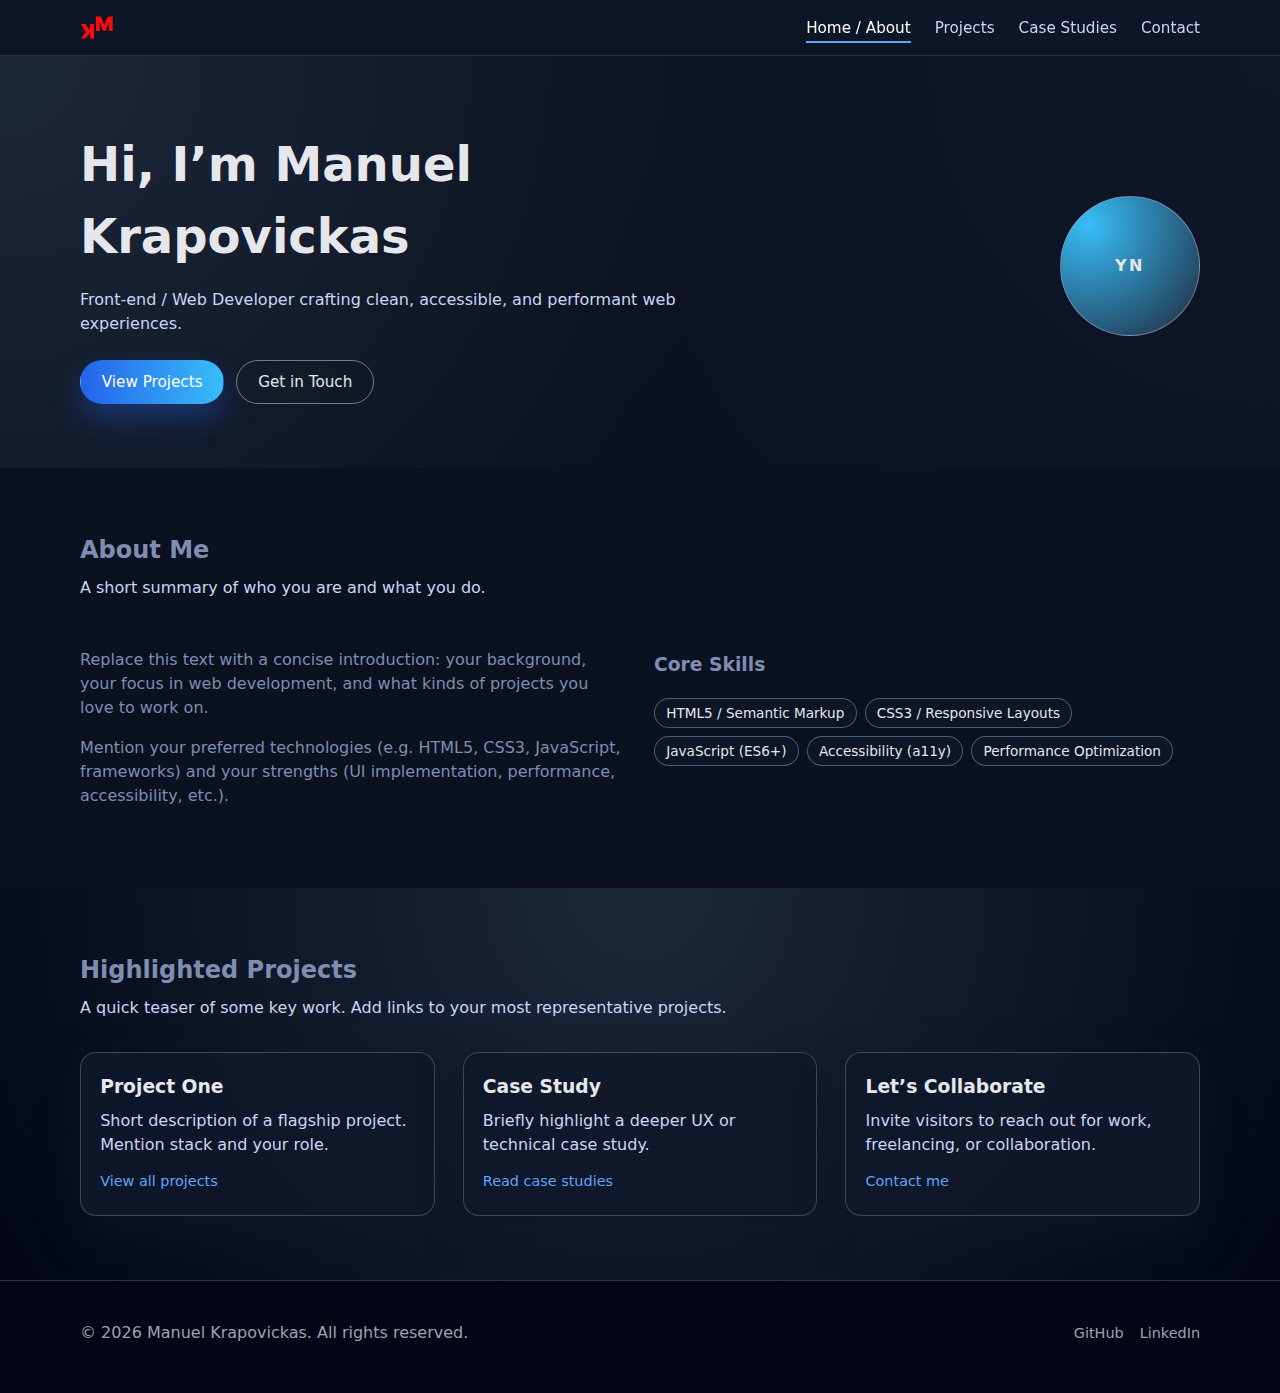
<file: index.html>
<!DOCTYPE html>
<html lang="en">
<head>
  <meta charset="UTF-8" />
  <meta name="viewport" content="width=device-width, initial-scale=1" />
  <title>Home / About - Web Dev Portfolio</title>
  <link rel="stylesheet" href="css/style.css" />
</head>
<body>
  <header class="site-header">
    <div class="container header-inner">
      <a href="index.html" class="logo">
        <img src="assets/images/logo-red.png" alt="Logo" />
      </a>
      <button class="nav-toggle" aria-label="Toggle navigation" aria-expanded="false">
        <span></span>
        <span></span>
        <span></span>
      </button>
      <nav class="site-nav" aria-label="Main">
        <ul>
          <li><a href="index.html" class="active">Home / About</a></li>
          <li><a href="projects.html">Projects</a></li>
          <li><a href="case-studies.html">Case Studies</a></li>
          <li><a href="contact.html">Contact</a></li>
        </ul>
      </nav>
    </div>
  </header>

  <main class="site-main">
    <section class="hero">
      <div class="container hero-inner">
        <div class="hero-text">
          <h1>Hi, I’m Manuel Krapovickas</h1>
          <p class="lead">Front-end / Web Developer crafting clean, accessible, and performant web experiences.</p>
          <div class="hero-actions">
            <a href="projects.html" class="btn primary">View Projects</a>
            <a href="contact.html" class="btn secondary">Get in Touch</a>
          </div>
        </div>
        <div class="hero-media" aria-hidden="true">
          <div class="hero-avatar">YN</div>
        </div>
      </div>
    </section>

    <section class="section about" id="about">
      <div class="container">
        <header class="section-header">
          <h2>About Me</h2>
          <p>A short summary of who you are and what you do.</p>
        </header>
        <div class="grid two-cols">
          <div>
            <p>
              Replace this text with a concise introduction: your background, your focus in web
              development, and what kinds of projects you love to work on.
            </p>
            <p>
              Mention your preferred technologies (e.g. HTML5, CSS3, JavaScript, frameworks) and your
              strengths (UI implementation, performance, accessibility, etc.).
            </p>
          </div>
          <div>
            <h3>Core Skills</h3>
            <ul class="pill-list">
              <li>HTML5 / Semantic Markup</li>
              <li>CSS3 / Responsive Layouts</li>
              <li>JavaScript (ES6+)</li>
              <li>Accessibility (a11y)</li>
              <li>Performance Optimization</li>
            </ul>
          </div>
        </div>
      </div>
    </section>

    <section class="section highlight">
      <div class="container">
        <header class="section-header">
          <h2>Highlighted Projects</h2>
          <p>A quick teaser of some key work. Add links to your most representative projects.</p>
        </header>
        <div class="grid three-cols cards-preview">
          <article class="card">
            <h3>Project One</h3>
            <p>Short description of a flagship project. Mention stack and your role.</p>
            <a href="projects.html" class="card-link">View all projects</a>
          </article>
          <article class="card">
            <h3>Case Study</h3>
            <p>Briefly highlight a deeper UX or technical case study.</p>
            <a href="case-studies.html" class="card-link">Read case studies</a>
          </article>
          <article class="card">
            <h3>Let’s Collaborate</h3>
            <p>Invite visitors to reach out for work, freelancing, or collaboration.</p>
            <a href="contact.html" class="card-link">Contact me</a>
          </article>
        </div>
      </div>
    </section>
  </main>

  <footer class="site-footer">
    <div class="container footer-inner">
      <p>&copy; <span id="year"></span> Manuel Krapovickas. All rights reserved.</p>
      <ul class="footer-links">
        <li><a href="https://github.com/manuK1777"
            target="_blank"
            rel="noopener noreferrer"
            >GitHub</a></li>
        <li><a href="https://www.linkedin.com/in/manuel-krapovickas/"
            target="_blank"
            rel="noopener noreferrer"
            >LinkedIn</a></li>
      </ul>
    </div>
  </footer>

  <script src="js/main.js"></script>
</body>
</html>

</html>
</file>
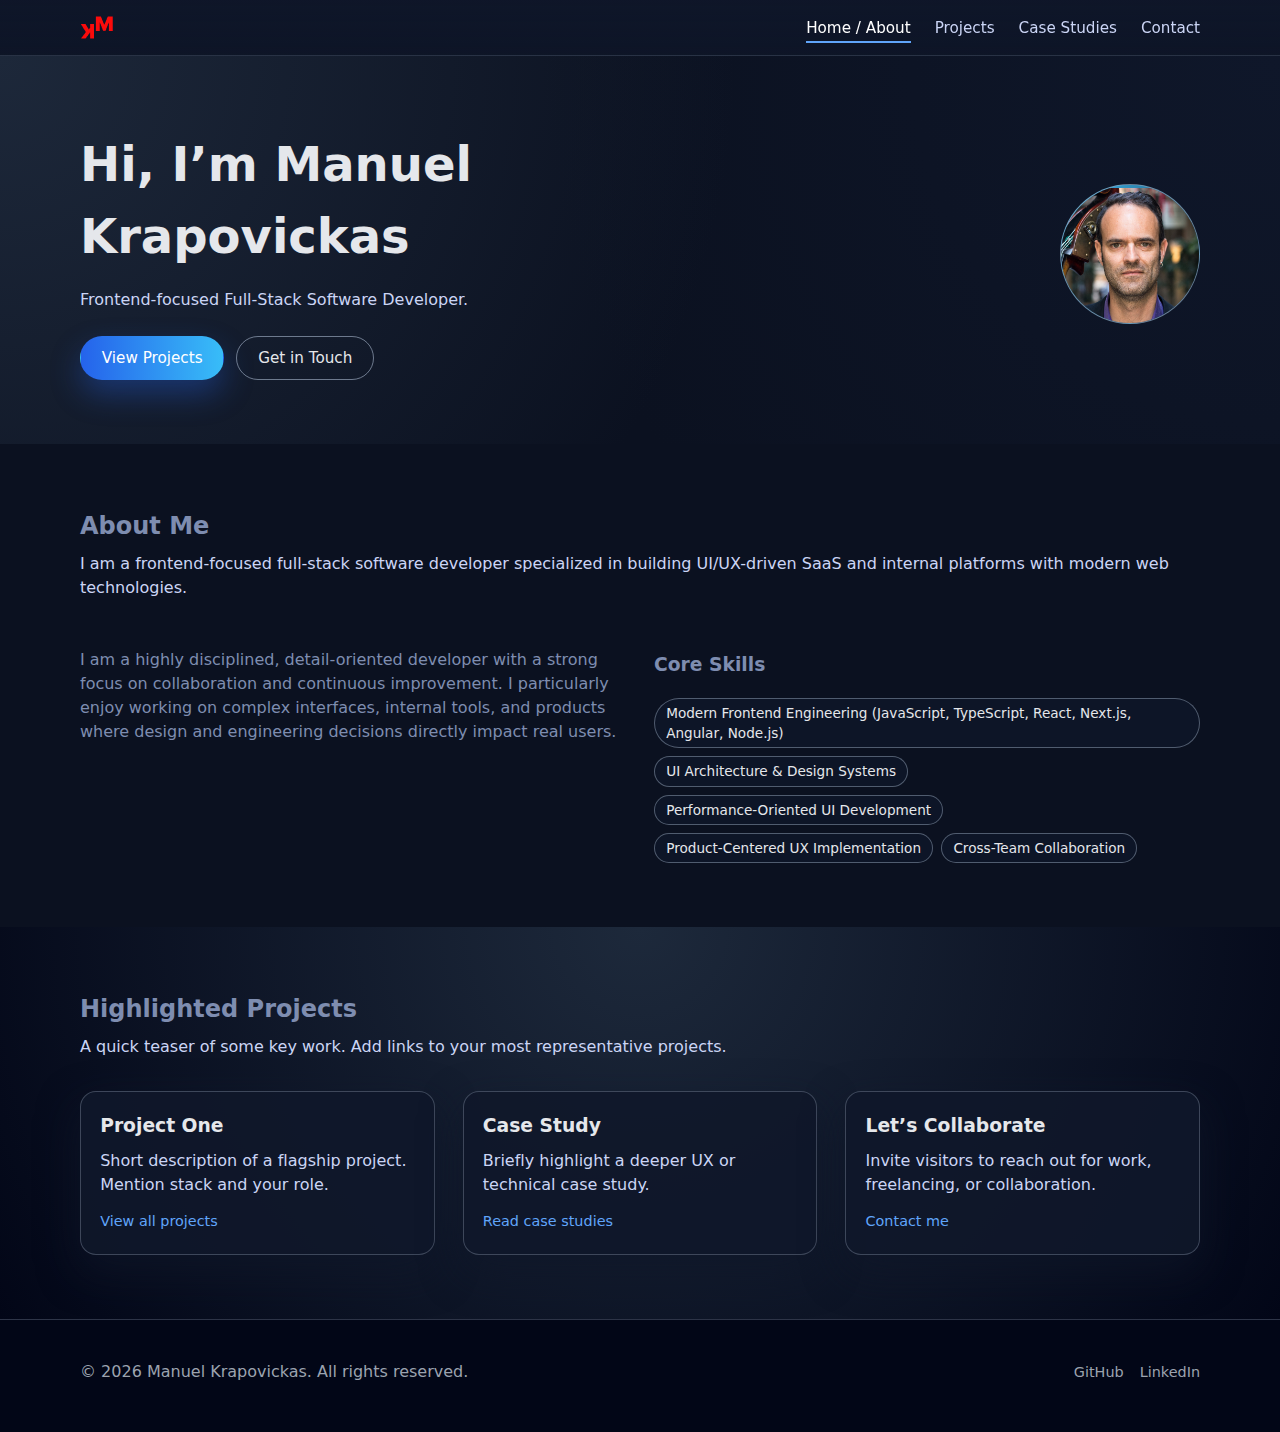
<file: public/es/index.html>
<!DOCTYPE html>
<html lang="es">
<head>
  <meta charset="UTF-8" />
  <meta name="viewport" content="width=device-width, initial-scale=1" />
  <title>Home / About - Web Dev Portfolio</title>
  <link rel="stylesheet" href="/css/style.css" />
</head>
<body>
  <header class="site-header">
    <div class="container header-inner">
      <a href="index.html" class="logo">
        <img src="/assets/images/logo-red.png" alt="Logo" />
      </a>
      <button class="nav-toggle" aria-label="Toggle navigation" aria-expanded="false">
        <span></span>
        <span></span>
        <span></span>
      </button>
      <nav class="site-nav" aria-label="Main">
        <ul>
          <li><a href="index.html" class="active">Home / About</a></li>
          <li><a href="projects.html">Projects</a></li>
          <li><a href="case-studies.html">Case Studies</a></li>
          <li><a href="contact.html">Contact</a></li>
        </ul>
      </nav>
    </div>
  </header>

  <main class="site-main">
    <section class="hero">
      <div class="container hero-inner">
        <div class="hero-text">
          <h1>Hi, I’m Manuel Krapovickas</h1>
          <p class="lead">Frontend-focused Full-Stack Software Developer.</p>
          <div class="hero-actions">
            <a href="projects.html" class="btn primary">View Projects</a>
            <a href="contact.html" class="btn secondary">Get in Touch</a>
          </div>
        </div>
        <div class="hero-media" aria-hidden="true">
          <div class="hero-avatar">
            <img src="/assets/images/Manuel_Krapovickas-ed.jpg" alt="Hero Avatar" />
          </div>
        </div>
      </div>
    </section>

    <section class="section about" id="about">
      <div class="container">
        <header class="section-header">
          <h2>About Me</h2>
          <p>I am a frontend-focused full-stack software developer specialized in building UI/UX-driven SaaS and internal platforms with modern web technologies.</p>
        </header>

        <div class="grid two-cols">
          <div>
            <p>
             I am a highly disciplined, detail-oriented developer with a strong focus on collaboration and continuous improvement. I particularly enjoy working on complex interfaces, internal tools, and products where design and engineering decisions directly impact real users.
            </p>
          </div>
          <div>
            <h3>Core Skills</h3>
           <ul class="pill-list">
             <li>Modern Frontend Engineering (JavaScript, TypeScript, React, Next.js, Angular, Node.js)</li>
             <li>UI Architecture & Design Systems</li>
             <li>Performance-Oriented UI Development</li>
             <li>Product-Centered UX Implementation</li>
             <li>Cross-Team Collaboration</li>
           </ul>
          </div>
        </div>
      </div>
    </section>

    <section class="section highlight">
      <div class="container">
        <header class="section-header">
          <h2>Highlighted Projects</h2>
          <p>A quick teaser of some key work. Add links to your most representative projects.</p>
        </header>
        <div class="grid three-cols cards-preview">
          <article class="card">
            <h3>Project One</h3>
            <p>Short description of a flagship project. Mention stack and your role.</p>
            <a href="projects.html" class="card-link">View all projects</a>
          </article>
          <article class="card">
            <h3>Case Study</h3>
            <p>Briefly highlight a deeper UX or technical case study.</p>
            <a href="case-studies.html" class="card-link">Read case studies</a>
          </article>
          <article class="card">
            <h3>Let’s Collaborate</h3>
            <p>Invite visitors to reach out for work, freelancing, or collaboration.</p>
            <a href="contact.html" class="card-link">Contact me</a>
          </article>
        </div>
      </div>
    </section>
  </main>

  <footer class="site-footer">
    <div class="container footer-inner">
      <p>&copy; <span id="year"></span> Manuel Krapovickas. All rights reserved.</p>
      <ul class="footer-links">
        <li><a href="https://github.com/manuK1777"
            target="_blank"
            rel="noopener noreferrer"
            >GitHub</a></li>
        <li><a href="https://www.linkedin.com/in/manuel-krapovickas/"
            target="_blank"
            rel="noopener noreferrer"
            >LinkedIn</a></li>
      </ul>
    </div>
  </footer>

  <script src="/js/main.js"></script>
</body>
</html>
</file>
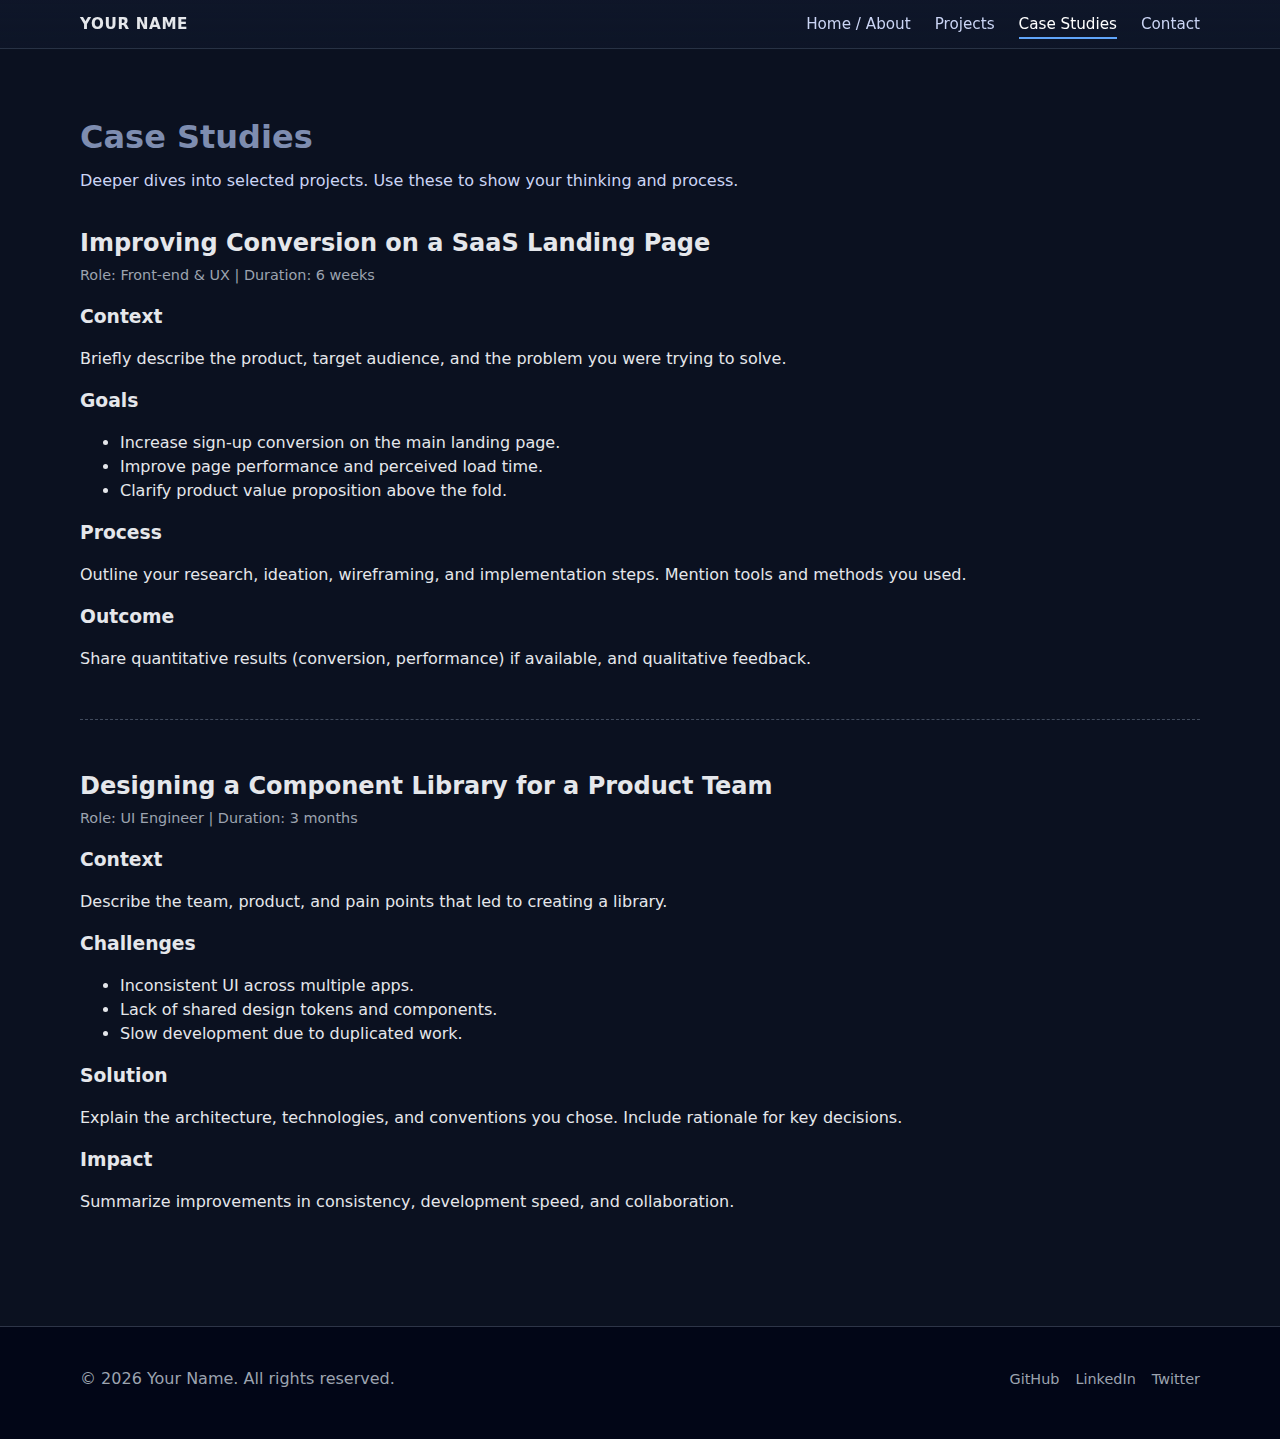
<file: case-studies.html>
<!DOCTYPE html>
<html lang="en">
<head>
  <meta charset="UTF-8" />
  <meta name="viewport" content="width=device-width, initial-scale=1" />
  <title>Case Studies - Web Dev Portfolio</title>
  <link rel="stylesheet" href="css/style.css" />
</head>
<body>
  <header class="site-header">
    <div class="container header-inner">
      <a href="index.html" class="logo">Your Name</a>
      <button class="nav-toggle" aria-label="Toggle navigation" aria-expanded="false">
        <span></span>
        <span></span>
        <span></span>
      </button>
      <nav class="site-nav" aria-label="Main">
        <ul>
          <li><a href="index.html">Home / About</a></li>
          <li><a href="projects.html">Projects</a></li>
          <li><a href="case-studies.html" class="active">Case Studies</a></li>
          <li><a href="contact.html">Contact</a></li>
        </ul>
      </nav>
    </div>
  </header>

  <main class="site-main">
    <section class="section">
      <div class="container">
        <header class="section-header">
          <h1>Case Studies</h1>
          <p>Deeper dives into selected projects. Use these to show your thinking and process.</p>
        </header>

        <article class="case-study">
          <header>
            <h2>Improving Conversion on a SaaS Landing Page</h2>
            <p class="meta">Role: Front-end & UX | Duration: 6 weeks</p>
          </header>
          <section>
            <h3>Context</h3>
            <p>
              Briefly describe the product, target audience, and the problem you were trying to solve.
            </p>
          </section>
          <section>
            <h3>Goals</h3>
            <ul>
              <li>Increase sign-up conversion on the main landing page.</li>
              <li>Improve page performance and perceived load time.</li>
              <li>Clarify product value proposition above the fold.</li>
            </ul>
          </section>
          <section>
            <h3>Process</h3>
            <p>
              Outline your research, ideation, wireframing, and implementation steps. Mention tools and
              methods you used.
            </p>
          </section>
          <section>
            <h3>Outcome</h3>
            <p>
              Share quantitative results (conversion, performance) if available, and qualitative feedback.
            </p>
          </section>
        </article>

        <hr class="section-divider" />

        <article class="case-study">
          <header>
            <h2>Designing a Component Library for a Product Team</h2>
            <p class="meta">Role: UI Engineer | Duration: 3 months</p>
          </header>
          <section>
            <h3>Context</h3>
            <p>Describe the team, product, and pain points that led to creating a library.</p>
          </section>
          <section>
            <h3>Challenges</h3>
            <ul>
              <li>Inconsistent UI across multiple apps.</li>
              <li>Lack of shared design tokens and components.</li>
              <li>Slow development due to duplicated work.</li>
            </ul>
          </section>
          <section>
            <h3>Solution</h3>
            <p>
              Explain the architecture, technologies, and conventions you chose. Include rationale for key
              decisions.
            </p>
          </section>
          <section>
            <h3>Impact</h3>
            <p>
              Summarize improvements in consistency, development speed, and collaboration.
            </p>
          </section>
        </article>
      </div>
    </section>
  </main>

  <footer class="site-footer">
    <div class="container footer-inner">
      <p>&copy; <span id="year"></span> Your Name. All rights reserved.</p>
      <ul class="footer-links">
        <li><a href="#">GitHub</a></li>
        <li><a href="#">LinkedIn</a></li>
        <li><a href="#">Twitter</a></li>
      </ul>
    </div>
  </footer>

  <script src="js/main.js"></script>
</body>
</html>
</file>
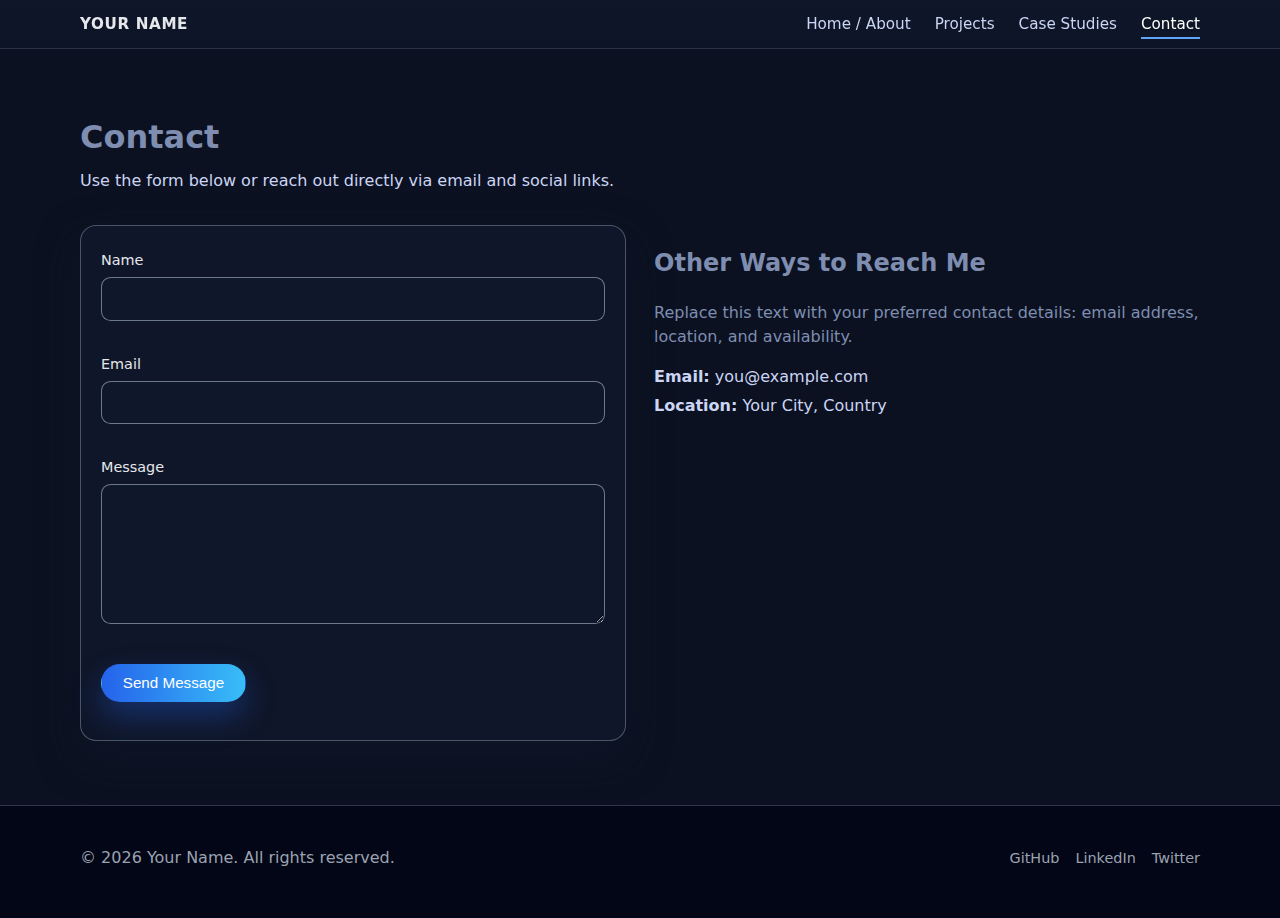
<file: contact.html>
<!DOCTYPE html>
<html lang="en">
<head>
  <meta charset="UTF-8" />
  <meta name="viewport" content="width=device-width, initial-scale=1" />
  <title>Contact - Web Dev Portfolio</title>
  <link rel="stylesheet" href="css/style.css" />
</head>
<body>
  <header class="site-header">
    <div class="container header-inner">
      <a href="index.html" class="logo">Your Name</a>
      <button class="nav-toggle" aria-label="Toggle navigation" aria-expanded="false">
        <span></span>
        <span></span>
        <span></span>
      </button>
      <nav class="site-nav" aria-label="Main">
        <ul>
          <li><a href="index.html">Home / About</a></li>
          <li><a href="projects.html">Projects</a></li>
          <li><a href="case-studies.html">Case Studies</a></li>
          <li><a href="contact.html" class="active">Contact</a></li>
        </ul>
      </nav>
    </div>
  </header>

  <main class="site-main">
    <section class="section">
      <div class="container">
        <header class="section-header">
          <h1>Contact</h1>
          <p>Use the form below or reach out directly via email and social links.</p>
        </header>

        <div class="grid two-cols contact-layout">
          <div>
            <form class="contact-form" id="contact-form" novalidate>
              <div class="form-field">
                <label for="name">Name</label>
                <input type="text" id="name" name="name" required />
                <p class="field-error" data-for="name"></p>
              </div>

              <div class="form-field">
                <label for="email">Email</label>
                <input type="email" id="email" name="email" required />
                <p class="field-error" data-for="email"></p>
              </div>

              <div class="form-field">
                <label for="message">Message</label>
                <textarea id="message" name="message" rows="5" required></textarea>
                <p class="field-error" data-for="message"></p>
              </div>

              <button type="submit" class="btn primary">Send Message</button>
              <p class="form-status" id="form-status" role="status" aria-live="polite"></p>
            </form>
          </div>

          <div>
            <h2>Other Ways to Reach Me</h2>
            <p>
              Replace this text with your preferred contact details: email address, location, and
              availability.
            </p>
            <ul class="contact-details">
              <li><strong>Email:</strong> <a href="mailto:you@example.com">you@example.com</a></li>
              <li><strong>Location:</strong> Your City, Country</li>
            </ul>
          </div>
        </div>
      </div>
    </section>
  </main>

  <footer class="site-footer">
    <div class="container footer-inner">
      <p>&copy; <span id="year"></span> Your Name. All rights reserved.</p>
      <ul class="footer-links">
        <li><a href="#">GitHub</a></li>
        <li><a href="#">LinkedIn</a></li>
        <li><a href="#">Twitter</a></li>
      </ul>
    </div>
  </footer>

  <script src="js/main.js"></script>
</body>
</html>
</file>
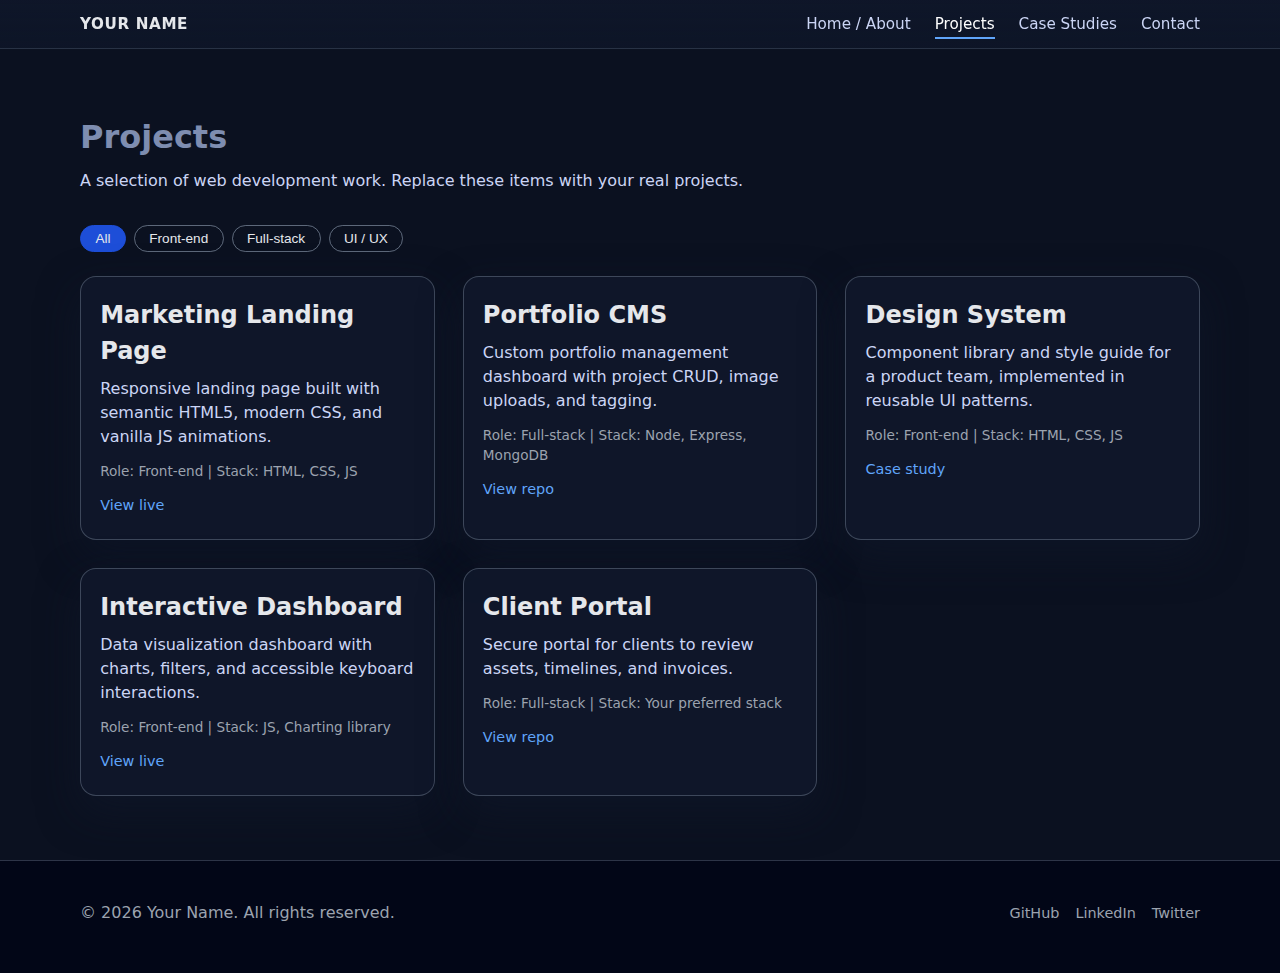
<file: projects.html>
<!DOCTYPE html>
<html lang="en">
<head>
  <meta charset="UTF-8" />
  <meta name="viewport" content="width=device-width, initial-scale=1" />
  <title>Projects - Web Dev Portfolio</title>
  <link rel="stylesheet" href="css/style.css" />
</head>
<body>
  <header class="site-header">
    <div class="container header-inner">
      <a href="index.html" class="logo">Your Name</a>
      <button class="nav-toggle" aria-label="Toggle navigation" aria-expanded="false">
        <span></span>
        <span></span>
        <span></span>
      </button>
      <nav class="site-nav" aria-label="Main">
        <ul>
          <li><a href="index.html">Home / About</a></li>
          <li><a href="projects.html" class="active">Projects</a></li>
          <li><a href="case-studies.html">Case Studies</a></li>
          <li><a href="contact.html">Contact</a></li>
        </ul>
      </nav>
    </div>
  </header>

  <main class="site-main">
    <section class="section">
      <div class="container">
        <header class="section-header">
          <h1>Projects</h1>
          <p>A selection of web development work. Replace these items with your real projects.</p>
        </header>

        <div class="filters" aria-label="Project filters">
          <button class="filter-btn is-active" data-filter="all">All</button>
          <button class="filter-btn" data-filter="frontend">Front-end</button>
          <button class="filter-btn" data-filter="fullstack">Full-stack</button>
          <button class="filter-btn" data-filter="ui">UI / UX</button>
        </div>

        <div class="grid three-cols cards-list" id="projects-list">
          <article class="card" data-tags="frontend ui">
            <h2>Marketing Landing Page</h2>
            <p>Responsive landing page built with semantic HTML5, modern CSS, and vanilla JS animations.</p>
            <p class="meta">Role: Front-end | Stack: HTML, CSS, JS</p>
            <a href="#" class="card-link">View live</a>
          </article>

          <article class="card" data-tags="fullstack">
            <h2>Portfolio CMS</h2>
            <p>Custom portfolio management dashboard with project CRUD, image uploads, and tagging.</p>
            <p class="meta">Role: Full-stack | Stack: Node, Express, MongoDB</p>
            <a href="#" class="card-link">View repo</a>
          </article>

          <article class="card" data-tags="frontend ui">
            <h2>Design System</h2>
            <p>Component library and style guide for a product team, implemented in reusable UI patterns.</p>
            <p class="meta">Role: Front-end | Stack: HTML, CSS, JS</p>
            <a href="#" class="card-link">Case study</a>
          </article>

          <article class="card" data-tags="frontend">
            <h2>Interactive Dashboard</h2>
            <p>Data visualization dashboard with charts, filters, and accessible keyboard interactions.</p>
            <p class="meta">Role: Front-end | Stack: JS, Charting library</p>
            <a href="#" class="card-link">View live</a>
          </article>

          <article class="card" data-tags="fullstack ui">
            <h2>Client Portal</h2>
            <p>Secure portal for clients to review assets, timelines, and invoices.</p>
            <p class="meta">Role: Full-stack | Stack: Your preferred stack</p>
            <a href="#" class="card-link">View repo</a>
          </article>
        </div>
      </div>
    </section>
  </main>

  <footer class="site-footer">
    <div class="container footer-inner">
      <p>&copy; <span id="year"></span> Your Name. All rights reserved.</p>
      <ul class="footer-links">
        <li><a href="#">GitHub</a></li>
        <li><a href="#">LinkedIn</a></li>
        <li><a href="#">Twitter</a></li>
      </ul>
    </div>
  </footer>

  <script src="js/main.js"></script>
</body>
</html>
</file>
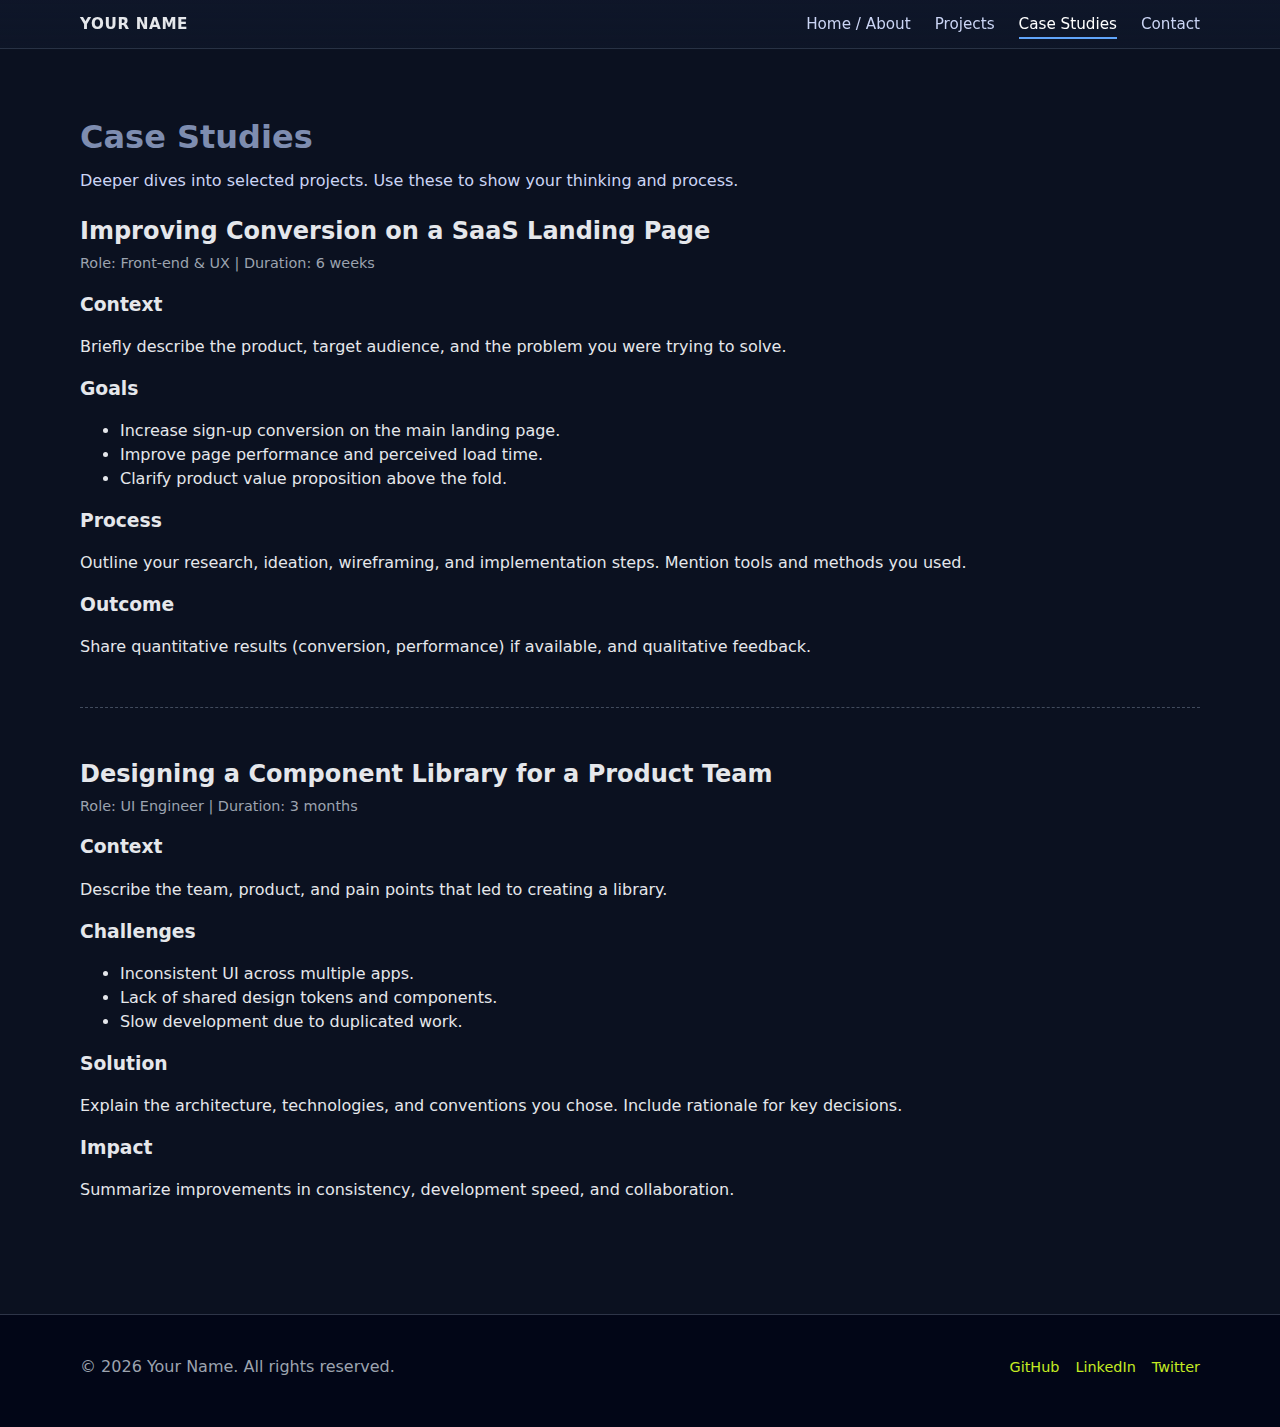
<file: public/en/case-studies.html>
<!DOCTYPE html>
<html lang="en">
<head>
  <meta charset="UTF-8" />
  <meta name="viewport" content="width=device-width, initial-scale=1" />
  <title>Case Studies - Web Dev Portfolio</title>
  <link rel="stylesheet" href="/css/main.css" />
</head>
<body>
  <header class="site-header">
    <div class="container header-inner">
      <a href="index.html" class="logo">Your Name</a>
      <button class="nav-toggle" aria-label="Toggle navigation" aria-expanded="false">
        <span></span>
        <span></span>
        <span></span>
      </button>
      <nav class="site-nav" aria-label="Main">
        <ul>
          <li><a href="index.html">Home / About</a></li>
          <li><a href="projects.html">Projects</a></li>
          <li><a href="case-studies.html" class="active">Case Studies</a></li>
          <li><a href="contact.html">Contact</a></li>
        </ul>
      </nav>
    </div>
  </header>

  <main class="site-main">
    <section class="section">
      <div class="container">
        <header class="section-header">
          <h1>Case Studies</h1>
          <p>Deeper dives into selected projects. Use these to show your thinking and process.</p>
        </header>

        <article class="case-study">
          <header>
            <h2>Improving Conversion on a SaaS Landing Page</h2>
            <p class="meta">Role: Front-end & UX | Duration: 6 weeks</p>
          </header>
          <section>
            <h3>Context</h3>
            <p>
              Briefly describe the product, target audience, and the problem you were trying to solve.
            </p>
          </section>
          <section>
            <h3>Goals</h3>
            <ul>
              <li>Increase sign-up conversion on the main landing page.</li>
              <li>Improve page performance and perceived load time.</li>
              <li>Clarify product value proposition above the fold.</li>
            </ul>
          </section>
          <section>
            <h3>Process</h3>
            <p>
              Outline your research, ideation, wireframing, and implementation steps. Mention tools and
              methods you used.
            </p>
          </section>
          <section>
            <h3>Outcome</h3>
            <p>
              Share quantitative results (conversion, performance) if available, and qualitative feedback.
            </p>
          </section>
        </article>

        <hr class="section-divider" />

        <article class="case-study">
          <header>
            <h2>Designing a Component Library for a Product Team</h2>
            <p class="meta">Role: UI Engineer | Duration: 3 months</p>
          </header>
          <section>
            <h3>Context</h3>
            <p>Describe the team, product, and pain points that led to creating a library.</p>
          </section>
          <section>
            <h3>Challenges</h3>
            <ul>
              <li>Inconsistent UI across multiple apps.</li>
              <li>Lack of shared design tokens and components.</li>
              <li>Slow development due to duplicated work.</li>
            </ul>
          </section>
          <section>
            <h3>Solution</h3>
            <p>
              Explain the architecture, technologies, and conventions you chose. Include rationale for key
              decisions.
            </p>
          </section>
          <section>
            <h3>Impact</h3>
            <p>
              Summarize improvements in consistency, development speed, and collaboration.
            </p>
          </section>
        </article>
      </div>
    </section>
  </main>

  <footer class="site-footer">
    <div class="container footer-inner">
      <p>&copy; <span id="year"></span> Your Name. All rights reserved.</p>
      <ul class="footer-links">
        <li><a href="#">GitHub</a></li>
        <li><a href="#">LinkedIn</a></li>
        <li><a href="#">Twitter</a></li>
      </ul>
    </div>
  </footer>

  <script src="/js/main.js"></script>
</body>
</html>
</file>
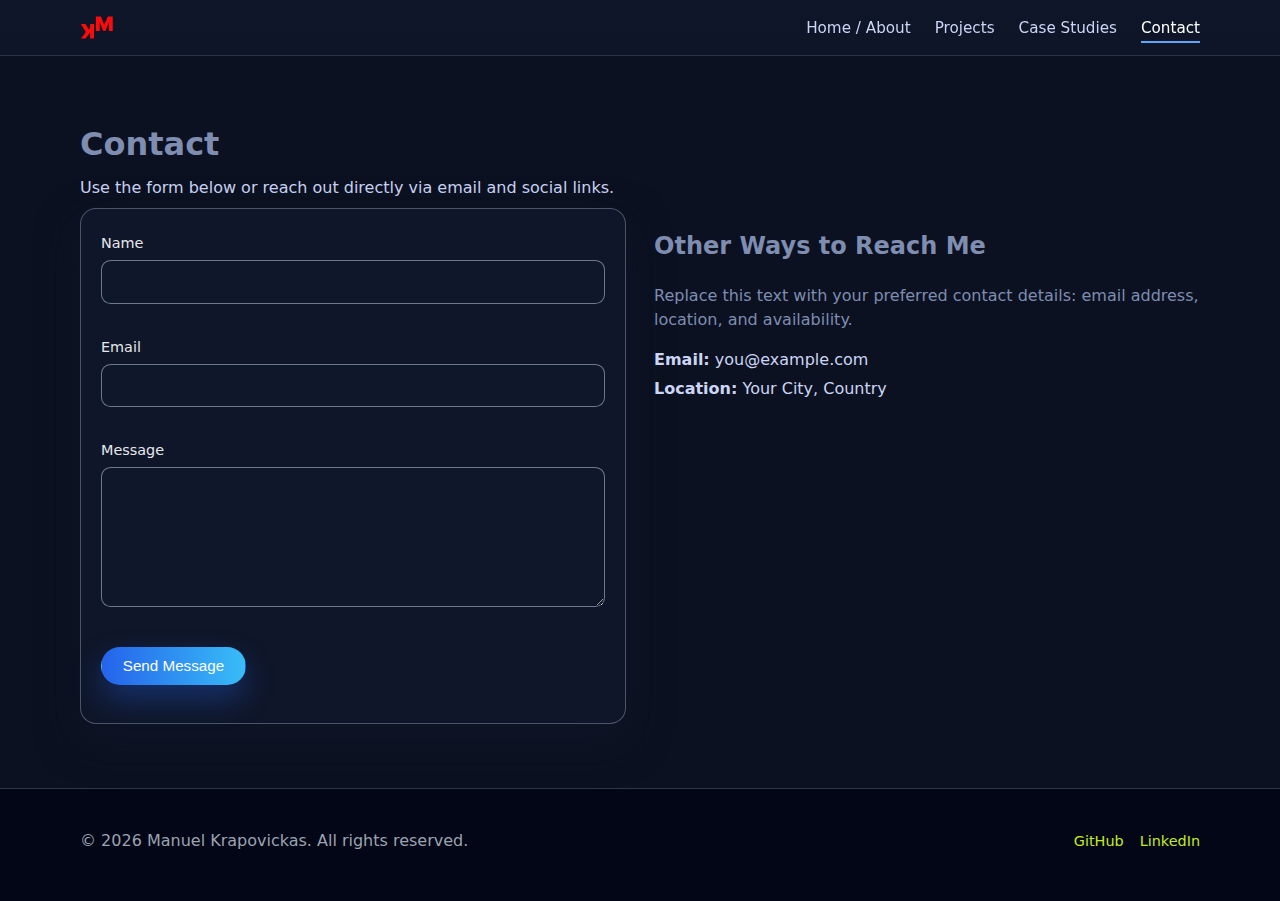
<file: public/en/contact.html>
<!DOCTYPE html>
<html lang="en">
<head>
  <meta charset="UTF-8" />
  <meta name="viewport" content="width=device-width, initial-scale=1" />
  <title>Contact - Web Dev Portfolio</title>
  <link rel="stylesheet" href="/css/main.css" />
</head>
<body>
  <header class="site-header">
    <div class="container header-inner">
      <a href="index.html" class="logo">
        <img src="/assets/images/logo-red.png" alt="Logo" />
      </a>
      <button class="nav-toggle" aria-label="Toggle navigation" aria-expanded="false">
        <span></span>
        <span></span>
        <span></span>
      </button>
      <nav class="site-nav" aria-label="Main">
        <ul>
          <li><a href="index.html">Home / About</a></li>
          <li><a href="projects.html">Projects</a></li>
          <li><a href="case-studies.html">Case Studies</a></li>
          <li><a href="contact.html" class="active">Contact</a></li>
        </ul>
      </nav>
    </div>
  </header>

  <main class="site-main">
    <section class="section">
      <div class="container">
        <header class="section-header">
          <h1>Contact</h1>
          <p>Use the form below or reach out directly via email and social links.</p>
        </header>

        <div class="grid two-cols contact-layout">
          <div>
            <form class="contact-form" id="contact-form" novalidate>
              <div class="form-field">
                <label for="name">Name</label>
                <input type="text" id="name" name="name" required />
                <p class="field-error" data-for="name"></p>
              </div>

              <div class="form-field">
                <label for="email">Email</label>
                <input type="email" id="email" name="email" required />
                <p class="field-error" data-for="email"></p>
              </div>

              <div class="form-field">
                <label for="message">Message</label>
                <textarea id="message" name="message" rows="5" required></textarea>
                <p class="field-error" data-for="message"></p>
              </div>

              <button type="submit" class="btn primary">Send Message</button>
              <p class="form-status" id="form-status" role="status" aria-live="polite"></p>
            </form>
          </div>

          <div>
            <h2>Other Ways to Reach Me</h2>
            <p>
              Replace this text with your preferred contact details: email address, location, and
              availability.
            </p>
            <ul class="contact-details">
              <li><strong>Email:</strong> <a href="mailto:you@example.com">you@example.com</a></li>
              <li><strong>Location:</strong> Your City, Country</li>
            </ul>
          </div>
        </div>
      </div>
    </section>
  </main>

  <footer class="site-footer">
    <div class="container footer-inner">
      <p>&copy; <span id="year"></span> Manuel Krapovickas. All rights reserved.</p>
      <ul class="footer-links">
        <li><a href="https://github.com/manuK1777"
            target="_blank"
            rel="noopener noreferrer"
            >GitHub</a></li>
        <li><a href="https://www.linkedin.com/in/manuel-krapovickas/"
            target="_blank"
            rel="noopener noreferrer"
            >LinkedIn</a></li>
      </ul>
    </div>
  </footer>

  <script src="/js/main.js"></script>
</body>
</html>
</file>
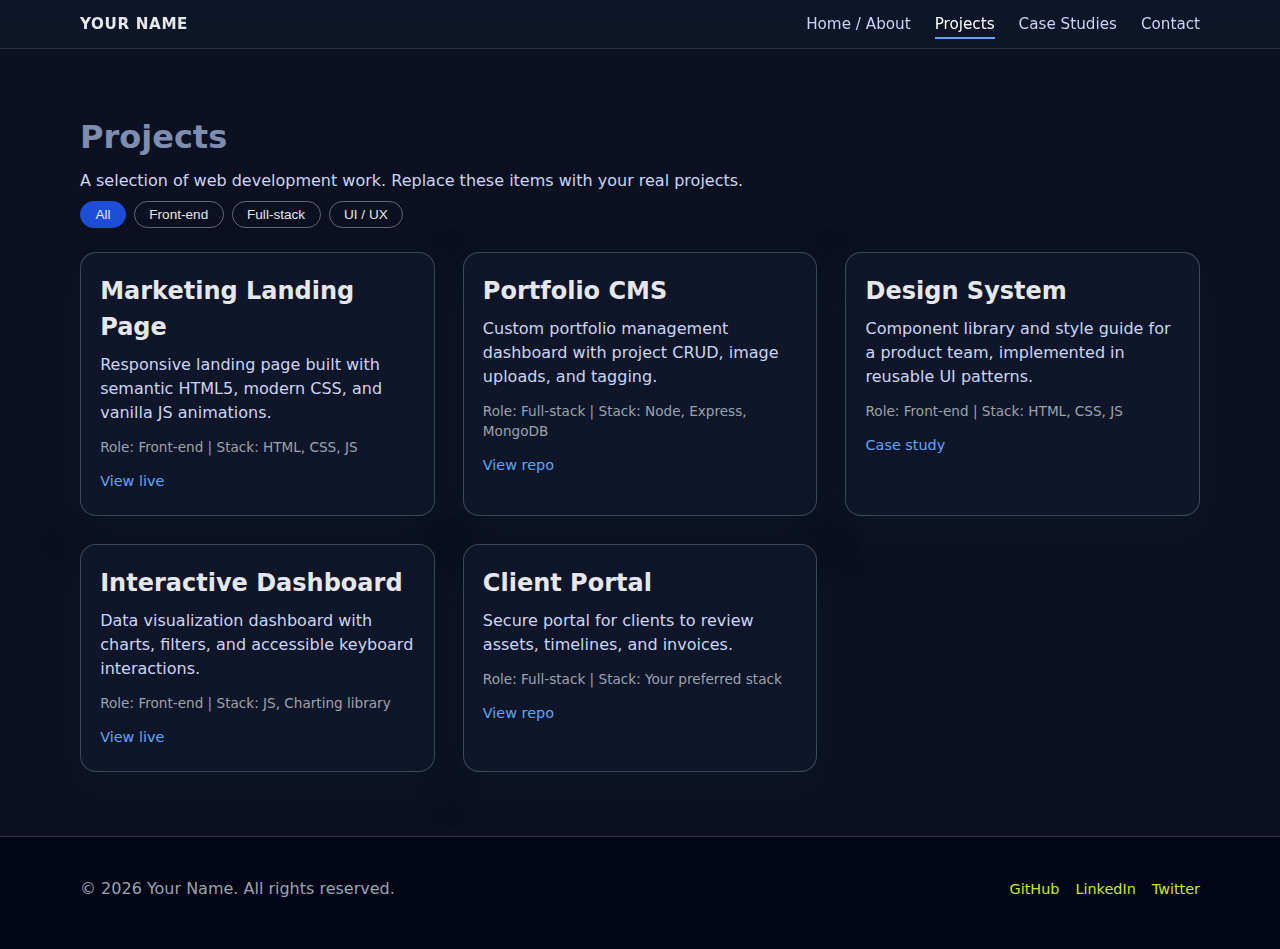
<file: public/en/projects.html>
<!DOCTYPE html>
<html lang="en">
<head>
  <meta charset="UTF-8" />
  <meta name="viewport" content="width=device-width, initial-scale=1" />
  <title>Projects - Web Dev Portfolio</title>
  <link rel="stylesheet" href="/css/main.css" />
</head>
<body>
  <header class="site-header">
    <div class="container header-inner">
      <a href="index.html" class="logo">Your Name</a>
      <button class="nav-toggle" aria-label="Toggle navigation" aria-expanded="false">
        <span></span>
        <span></span>
        <span></span>
      </button>
      <nav class="site-nav" aria-label="Main">
        <ul>
          <li><a href="index.html">Home / About</a></li>
          <li><a href="projects.html" class="active">Projects</a></li>
          <li><a href="case-studies.html">Case Studies</a></li>
          <li><a href="contact.html">Contact</a></li>
        </ul>
      </nav>
    </div>
  </header>

  <main class="site-main">
    <section class="section">
      <div class="container">
        <header class="section-header">
          <h1>Projects</h1>
          <p>A selection of web development work. Replace these items with your real projects.</p>
        </header>

        <div class="filters" aria-label="Project filters">
          <button class="filter-btn is-active" data-filter="all">All</button>
          <button class="filter-btn" data-filter="frontend">Front-end</button>
          <button class="filter-btn" data-filter="fullstack">Full-stack</button>
          <button class="filter-btn" data-filter="ui">UI / UX</button>
        </div>

        <div class="grid three-cols cards-list" id="projects-list">
          <article class="card" data-tags="frontend ui">
            <h2>Marketing Landing Page</h2>
            <p>Responsive landing page built with semantic HTML5, modern CSS, and vanilla JS animations.</p>
            <p class="meta">Role: Front-end | Stack: HTML, CSS, JS</p>
            <a href="#" class="card-link">View live</a>
          </article>

          <article class="card" data-tags="fullstack">
            <h2>Portfolio CMS</h2>
            <p>Custom portfolio management dashboard with project CRUD, image uploads, and tagging.</p>
            <p class="meta">Role: Full-stack | Stack: Node, Express, MongoDB</p>
            <a href="#" class="card-link">View repo</a>
          </article>

          <article class="card" data-tags="frontend ui">
            <h2>Design System</h2>
            <p>Component library and style guide for a product team, implemented in reusable UI patterns.</p>
            <p class="meta">Role: Front-end | Stack: HTML, CSS, JS</p>
            <a href="#" class="card-link">Case study</a>
          </article>

          <article class="card" data-tags="frontend">
            <h2>Interactive Dashboard</h2>
            <p>Data visualization dashboard with charts, filters, and accessible keyboard interactions.</p>
            <p class="meta">Role: Front-end | Stack: JS, Charting library</p>
            <a href="#" class="card-link">View live</a>
          </article>

          <article class="card" data-tags="fullstack ui">
            <h2>Client Portal</h2>
            <p>Secure portal for clients to review assets, timelines, and invoices.</p>
            <p class="meta">Role: Full-stack | Stack: Your preferred stack</p>
            <a href="#" class="card-link">View repo</a>
          </article>
        </div>
      </div>
    </section>
  </main>

  <footer class="site-footer">
    <div class="container footer-inner">
      <p>&copy; <span id="year"></span> Your Name. All rights reserved.</p>
      <ul class="footer-links">
        <li><a href="#">GitHub</a></li>
        <li><a href="#">LinkedIn</a></li>
        <li><a href="#">Twitter</a></li>
      </ul>
    </div>
  </footer>

  <script src="/js/main.js"></script>
</body>
</html>
</file>
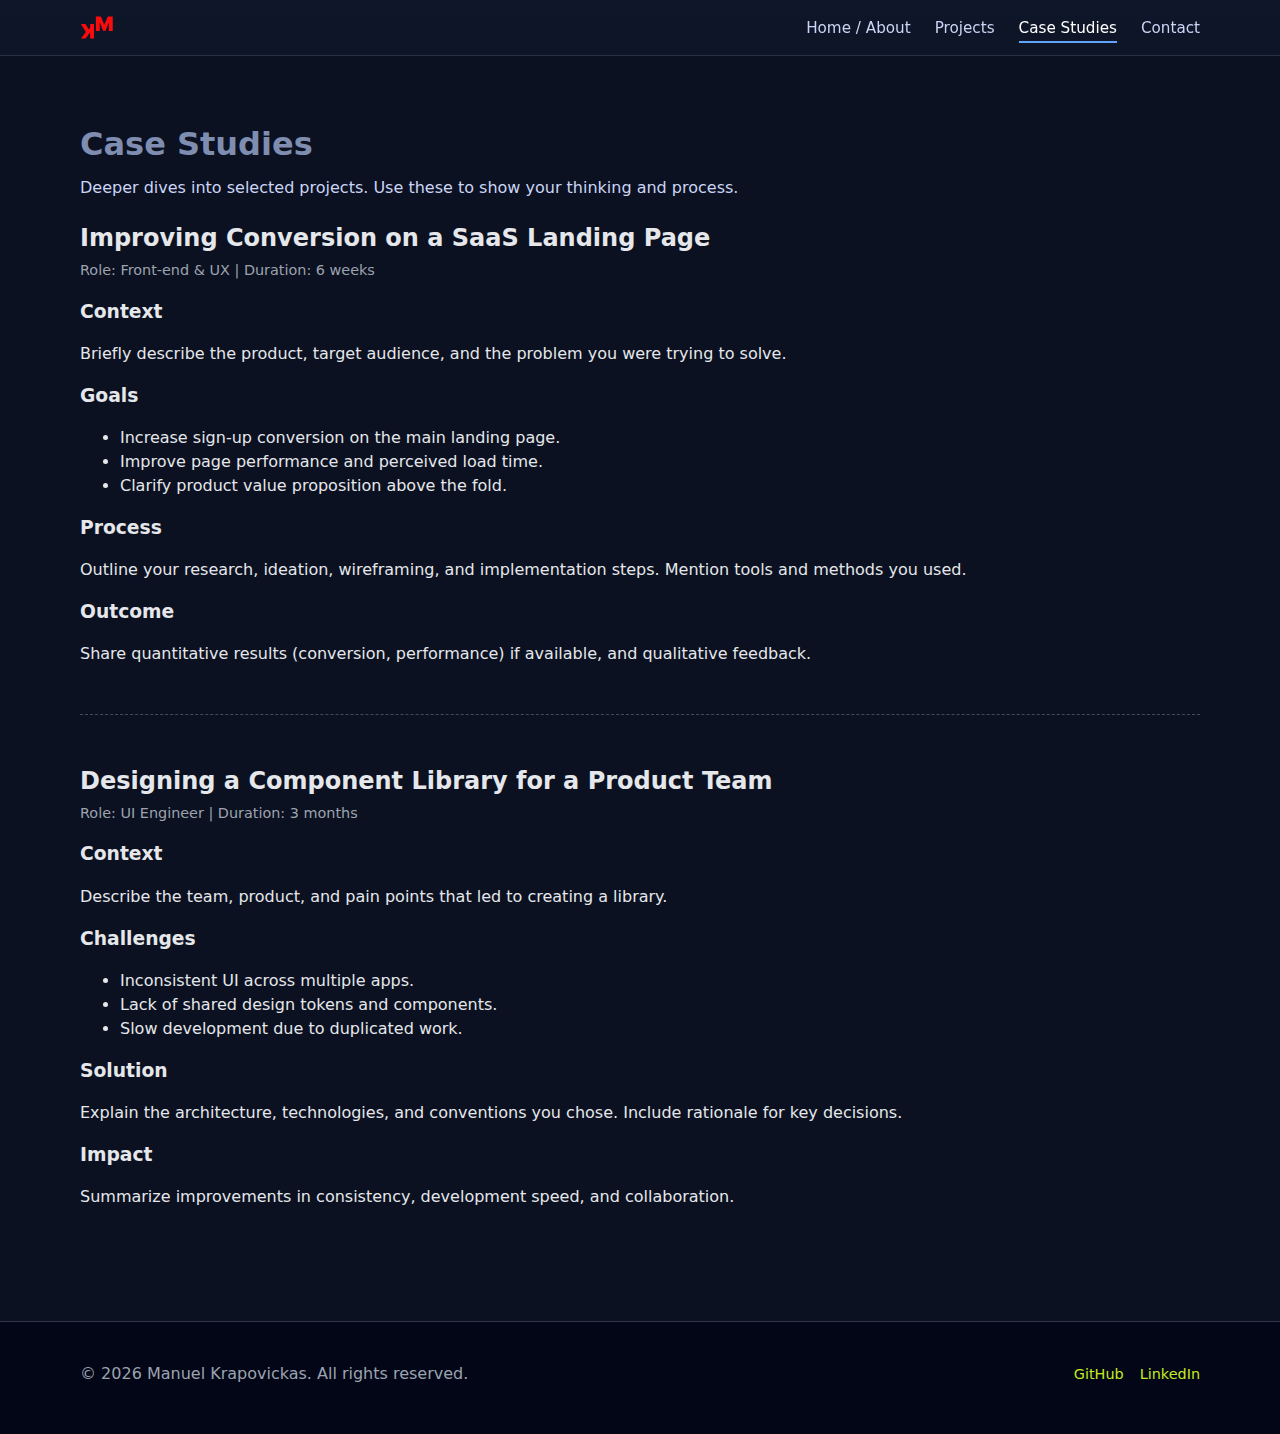
<file: public/es/case-studies.html>
<!DOCTYPE html>
<html lang="es">
<head>
  <meta charset="UTF-8" />
  <meta name="viewport" content="width=device-width, initial-scale=1" />
  <title>Case Studies - Web Dev Portfolio</title>
  <link rel="stylesheet" href="/css/main.css" />
</head>
<body>
  <header class="site-header">
    <div class="container header-inner">
      <a href="index.html" class="logo">
        <img src="/assets/images/logo-red.png" alt="Logo" />
      </a>
      <button class="nav-toggle" aria-label="Toggle navigation" aria-expanded="false">
        <span></span>
        <span></span>
        <span></span>
      </button>
      <nav class="site-nav" aria-label="Main">
        <ul>
          <li><a href="index.html">Home / About</a></li>
          <li><a href="projects.html">Projects</a></li>
          <li><a href="case-studies.html" class="active">Case Studies</a></li>
          <li><a href="contact.html">Contact</a></li>
        </ul>
      </nav>
    </div>
  </header>

  <main class="site-main">
    <section class="section">
      <div class="container">
        <header class="section-header">
          <h1>Case Studies</h1>
          <p>Deeper dives into selected projects. Use these to show your thinking and process.</p>
        </header>

        <article class="case-study">
          <header>
            <h2>Improving Conversion on a SaaS Landing Page</h2>
            <p class="meta">Role: Front-end & UX | Duration: 6 weeks</p>
          </header>
          <section>
            <h3>Context</h3>
            <p>
              Briefly describe the product, target audience, and the problem you were trying to solve.
            </p>
          </section>
          <section>
            <h3>Goals</h3>
            <ul>
              <li>Increase sign-up conversion on the main landing page.</li>
              <li>Improve page performance and perceived load time.</li>
              <li>Clarify product value proposition above the fold.</li>
            </ul>
          </section>
          <section>
            <h3>Process</h3>
            <p>
              Outline your research, ideation, wireframing, and implementation steps. Mention tools and
              methods you used.
            </p>
          </section>
          <section>
            <h3>Outcome</h3>
            <p>
              Share quantitative results (conversion, performance) if available, and qualitative feedback.
            </p>
          </section>
        </article>

        <hr class="section-divider" />

        <article class="case-study">
          <header>
            <h2>Designing a Component Library for a Product Team</h2>
            <p class="meta">Role: UI Engineer | Duration: 3 months</p>
          </header>
          <section>
            <h3>Context</h3>
            <p>Describe the team, product, and pain points that led to creating a library.</p>
          </section>
          <section>
            <h3>Challenges</h3>
            <ul>
              <li>Inconsistent UI across multiple apps.</li>
              <li>Lack of shared design tokens and components.</li>
              <li>Slow development due to duplicated work.</li>
            </ul>
          </section>
          <section>
            <h3>Solution</h3>
            <p>
              Explain the architecture, technologies, and conventions you chose. Include rationale for key
              decisions.
            </p>
          </section>
          <section>
            <h3>Impact</h3>
            <p>
              Summarize improvements in consistency, development speed, and collaboration.
            </p>
          </section>
        </article>
      </div>
    </section>
  </main>

  <footer class="site-footer">
    <div class="container footer-inner">
      <p>&copy; <span id="year"></span> Manuel Krapovickas. All rights reserved.</p>
      <ul class="footer-links">
        <li><a href="https://github.com/manuK1777"
            target="_blank"
            rel="noopener noreferrer"
            >GitHub</a></li>
        <li><a href="https://www.linkedin.com/in/manuel-krapovickas/"
            target="_blank"
            rel="noopener noreferrer"
            >LinkedIn</a></li>
      </ul>
    </div>
  </footer>

  <script src="/js/main.js"></script>
</body>
</html>
</file>
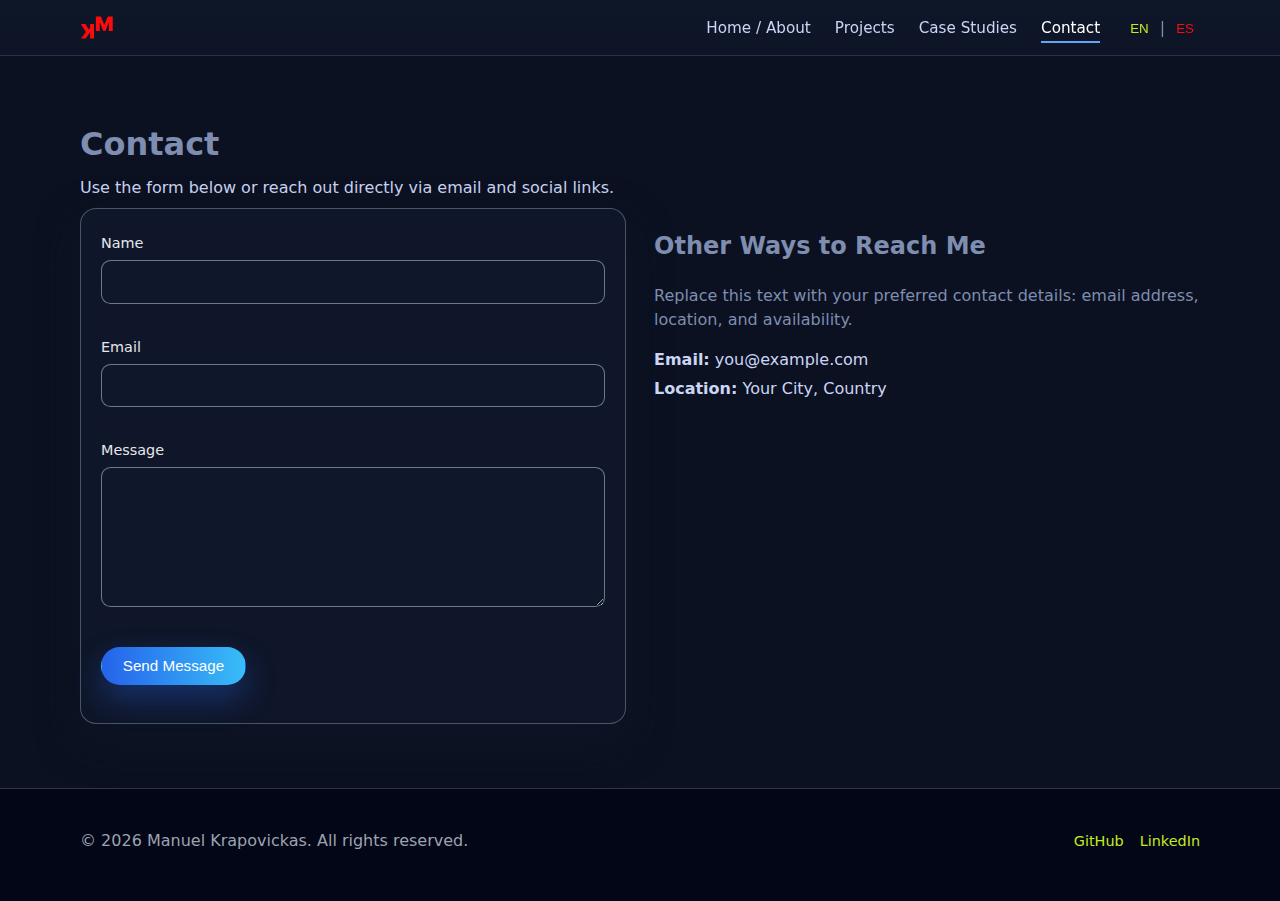
<file: public/es/contact.html>
<!DOCTYPE html>
<html lang="es">
<head>
  <meta charset="UTF-8" />
  <meta name="viewport" content="width=device-width, initial-scale=1" />
  <title>Contact - Web Dev Portfolio</title>
  <link rel="stylesheet" href="/css/main.css" />
</head>
<body>
  <header class="site-header">
    <div class="container header-inner">
      <a href="index.html" class="logo">
        <img src="/assets/images/logo-red.png" alt="Logo" />
      </a>
      <button class="nav-toggle" aria-label="Toggle navigation" aria-expanded="false">
        <span></span>
        <span></span>
        <span></span>
      </button>
      <nav class="site-nav" aria-label="Main">
        <ul>
          <li><a href="index.html">Home / About</a></li>
          <li><a href="projects.html">Projects</a></li>
          <li><a href="case-studies.html">Case Studies</a></li>
          <li><a href="contact.html" class="active">Contact</a></li>
          <li class="lang-toggle">
            <button type="button" class="lang-link" data-lang="en">EN</button>
            |
            <button type="button" class="lang-link" data-lang="es">ES</button>
          </li>
        </ul>
      </nav>
    </div>
  </header>

  <main class="site-main">
    <section class="section">
      <div class="container">
        <header class="section-header">
          <h1>Contact</h1>
          <p>Use the form below or reach out directly via email and social links.</p>
        </header>

        <div class="grid two-cols contact-layout">
          <div>
            <form class="contact-form" id="contact-form" novalidate>
              <div class="form-field">
                <label for="name">Name</label>
                <input type="text" id="name" name="name" required />
                <p class="field-error" data-for="name"></p>
              </div>

              <div class="form-field">
                <label for="email">Email</label>
                <input type="email" id="email" name="email" required />
                <p class="field-error" data-for="email"></p>
              </div>

              <div class="form-field">
                <label for="message">Message</label>
                <textarea id="message" name="message" rows="5" required></textarea>
                <p class="field-error" data-for="message"></p>
              </div>

              <button type="submit" class="btn primary">Send Message</button>
              <p class="form-status" id="form-status" role="status" aria-live="polite"></p>
            </form>
          </div>

          <div>
            <h2>Other Ways to Reach Me</h2>
            <p>
              Replace this text with your preferred contact details: email address, location, and
              availability.
            </p>
            <ul class="contact-details">
              <li><strong>Email:</strong> <a href="mailto:you@example.com">you@example.com</a></li>
              <li><strong>Location:</strong> Your City, Country</li>
            </ul>
          </div>
        </div>
      </div>
    </section>
  </main>

  <footer class="site-footer">
    <div class="container footer-inner">
      <p>&copy; <span id="year"></span> Manuel Krapovickas. All rights reserved.</p>
      <ul class="footer-links">
        <li><a href="https://github.com/manuK1777"
            target="_blank"
            rel="noopener noreferrer"
            >GitHub</a></li>
        <li><a href="https://www.linkedin.com/in/manuel-krapovickas/"
            target="_blank"
            rel="noopener noreferrer"
            >LinkedIn</a></li>
      </ul>
    </div>
  </footer>

  <script src="/js/main.js"></script>
</body>
</html>
</file>
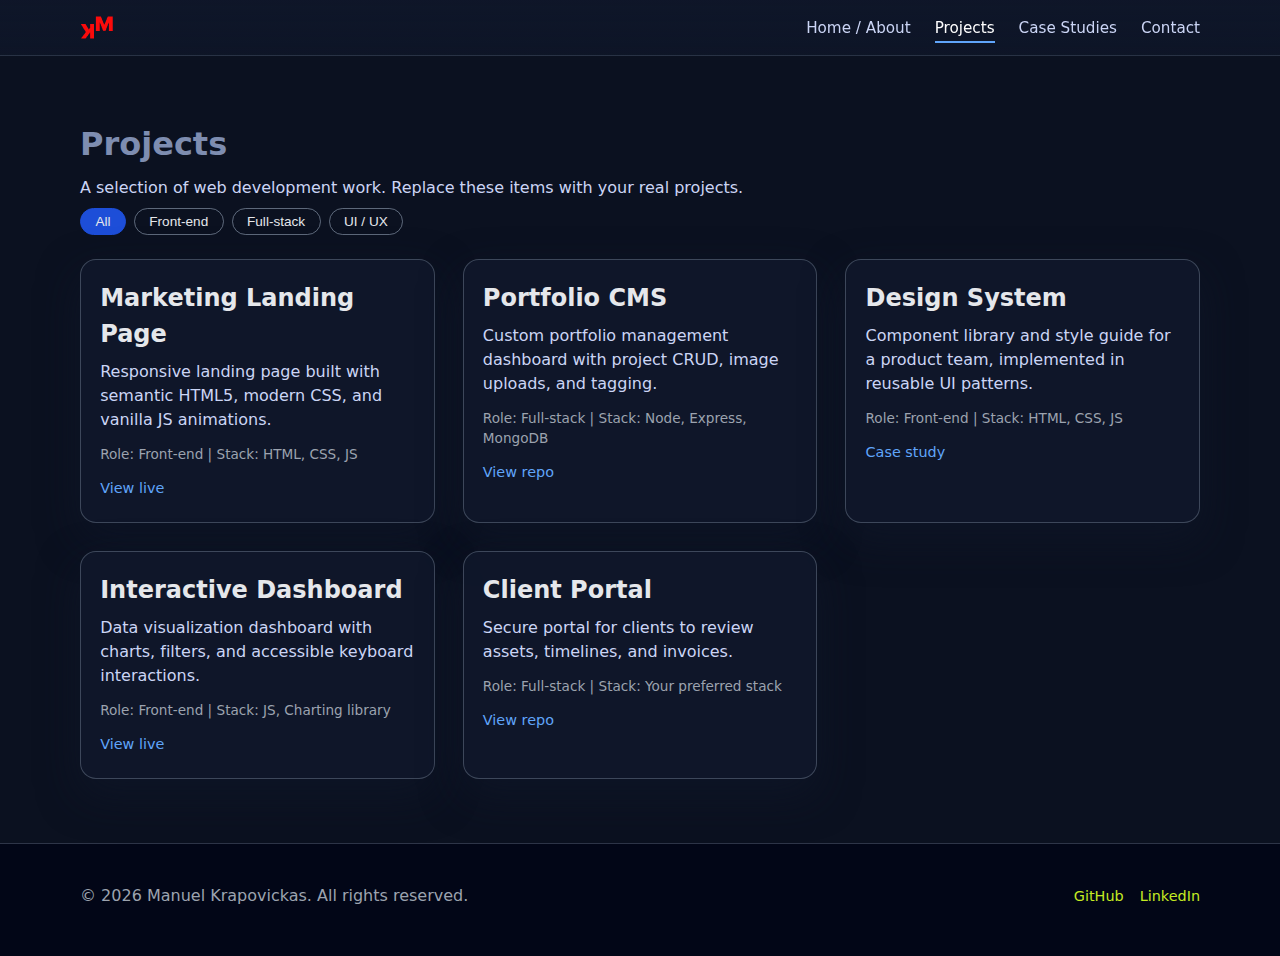
<file: public/es/projects.html>
<!DOCTYPE html>
<html lang="es">
<head>
  <meta charset="UTF-8" />
  <meta name="viewport" content="width=device-width, initial-scale=1" />
  <title>Projects - Web Dev Portfolio</title>
  <link rel="stylesheet" href="/css/main.css" />
</head>
<body>
  <header class="site-header">
    <div class="container header-inner">
      <a href="index.html" class="logo">
        <img src="/assets/images/logo-red.png" alt="Logo" />
      </a>
      <button class="nav-toggle" aria-label="Toggle navigation" aria-expanded="false">
        <span></span>
        <span></span>
        <span></span>
      </button>
      <nav class="site-nav" aria-label="Main">
        <ul>
          <li><a href="index.html">Home / About</a></li>
          <li><a href="projects.html" class="active">Projects</a></li>
          <li><a href="case-studies.html">Case Studies</a></li>
          <li><a href="contact.html">Contact</a></li>
        </ul>
      </nav>
    </div>
  </header>

  <main class="site-main">
    <section class="section">
      <div class="container">
        <header class="section-header">
          <h1>Projects</h1>
          <p>A selection of web development work. Replace these items with your real projects.</p>
        </header>

        <div class="filters" aria-label="Project filters">
          <button class="filter-btn is-active" data-filter="all">All</button>
          <button class="filter-btn" data-filter="frontend">Front-end</button>
          <button class="filter-btn" data-filter="fullstack">Full-stack</button>
          <button class="filter-btn" data-filter="ui">UI / UX</button>
        </div>

        <div class="grid three-cols cards-list" id="projects-list">
          <article class="card" data-tags="frontend ui">
            <h2>Marketing Landing Page</h2>
            <p>Responsive landing page built with semantic HTML5, modern CSS, and vanilla JS animations.</p>
            <p class="meta">Role: Front-end | Stack: HTML, CSS, JS</p>
            <a href="#" class="card-link">View live</a>
          </article>

          <article class="card" data-tags="fullstack">
            <h2>Portfolio CMS</h2>
            <p>Custom portfolio management dashboard with project CRUD, image uploads, and tagging.</p>
            <p class="meta">Role: Full-stack | Stack: Node, Express, MongoDB</p>
            <a href="#" class="card-link">View repo</a>
          </article>

          <article class="card" data-tags="frontend ui">
            <h2>Design System</h2>
            <p>Component library and style guide for a product team, implemented in reusable UI patterns.</p>
            <p class="meta">Role: Front-end | Stack: HTML, CSS, JS</p>
            <a href="#" class="card-link">Case study</a>
          </article>

          <article class="card" data-tags="frontend">
            <h2>Interactive Dashboard</h2>
            <p>Data visualization dashboard with charts, filters, and accessible keyboard interactions.</p>
            <p class="meta">Role: Front-end | Stack: JS, Charting library</p>
            <a href="#" class="card-link">View live</a>
          </article>

          <article class="card" data-tags="fullstack ui">
            <h2>Client Portal</h2>
            <p>Secure portal for clients to review assets, timelines, and invoices.</p>
            <p class="meta">Role: Full-stack | Stack: Your preferred stack</p>
            <a href="#" class="card-link">View repo</a>
          </article>
        </div>
      </div>
    </section>
  </main>

  <footer class="site-footer">
    <div class="container footer-inner">
      <p>&copy; <span id="year"></span> Manuel Krapovickas. All rights reserved.</p>
      <ul class="footer-links">
        <li><a href="https://github.com/manuK1777"
            target="_blank"
            rel="noopener noreferrer"
            >GitHub</a></li>
        <li><a href="https://www.linkedin.com/in/manuel-krapovickas/"
            target="_blank"
            rel="noopener noreferrer"
            >LinkedIn</a></li>
      </ul>
    </div>
  </footer>

  <script src="/js/main.js"></script>
</body>
</html>
</file>
<file: css/style.css>
/* Base */
*,
*::before,
*::after {
  box-sizing: border-box;
}

html,
body {
  margin: 0;
  padding: 0;
}

body {
  font-family: system-ui, -apple-system, BlinkMacSystemFont, "Segoe UI", sans-serif;
  /* color: #0f172a; */
  color: #7e8db0;
  background-color: #0b1120;
  line-height: 1.5;
}

img {
  max-width: 100%;
  display: block;
}

a {
  color: inherit;
  text-decoration: none;
}

a:hover,
a:focus-visible {
  text-decoration: underline;
}

main {
  display: block;
}

.container {
  width: min(1120px, 100% - 2.5rem);
  margin-inline: auto;
}

.section {
  padding: 4rem 0;
}

.section.highlight {
  background: radial-gradient(circle at top, #1d293b, #020617);
}

.section-header {
  margin-bottom: 2rem;
}

.section-header h1,
.section-header h2 {
  margin: 0 0 0.5rem;
}

.section-header p {
  margin: 0;
  color: #cbd5f5;
}

/* Layout */
.site-header {
  position: sticky;
  top: 0;
  z-index: 10;
  backdrop-filter: blur(12px);
  background: linear-gradient(to bottom, rgba(15, 23, 42, 0.9), rgba(15, 23, 42, 0.7));
  border-bottom: 1px solid rgba(148, 163, 184, 0.2);
}

.header-inner {
  display: flex;
  align-items: center;
  justify-content: space-between;
  padding: 0.75rem 0;
}

.logo {
  font-weight: 700;
  letter-spacing: 0.04em;
  text-transform: uppercase;
  font-size: 0.95rem;
  color: #e5e7eb;
}

.site-nav ul {
  list-style: none;
  display: flex;
  gap: 1.5rem;
  padding: 0;
  margin: 0;
}

.site-nav a {
  font-size: 0.95rem;
  color: #cbd5f5;
  padding-bottom: 0.25rem;
  border-bottom: 2px solid transparent;
}

.site-nav a:hover,
.site-nav a:focus-visible {
  border-bottom-color: rgba(96, 165, 250, 0.7);
}

.site-nav a.active {
  color: #ffffff;
  border-bottom-color: #60a5fa;
}

.site-main {
  min-height: 80vh;
}

.site-footer {
  border-top: 1px solid rgba(148, 163, 184, 0.3);
  padding: 1.5rem 0 2rem;
  color: #9ca3af;
  background: #020617;
}

.footer-inner {
  display: flex;
  flex-wrap: wrap;
  justify-content: space-between;
  align-items: center;
  gap: 1rem;
}

.footer-links {
  list-style: none;
  display: flex;
  gap: 1rem;
  padding: 0;
  margin: 0;
}

.footer-links a {
  font-size: 0.9rem;
  color: #9ca3af;
}

.footer-links a:hover,
.footer-links a:focus-visible {
  color: #e5e7eb;
}

/* Hero */
.hero {
  padding: 4.5rem 0 4rem;
  background: radial-gradient(circle at top left, #1d283a, transparent 55%),
    radial-gradient(circle at top right, #0f172a, transparent 55%);
  color: #e5e7eb;
}

.hero-inner {
  display: grid;
  grid-template-columns: minmax(0, 3fr) minmax(0, 2fr);
  gap: 3rem;
  align-items: center;
}

.hero h1 {
  font-size: clamp(2.25rem, 3vw + 1rem, 3rem);
  margin: 0 0 1rem;
}

.lead {
  margin: 0 0 1.5rem;
  color: #cbd5f5;
}

.hero-actions {
  display: flex;
  flex-wrap: wrap;
  gap: 0.75rem;
}

.hero-avatar {
  width: 140px;
  height: 140px;
  border-radius: 999px;
  border: 1px solid rgba(148, 163, 184, 0.6);
  display: flex;
  align-items: center;
  justify-content: center;
  font-weight: 600;
  letter-spacing: 0.15em;
  color: #e5e7eb;
  background: radial-gradient(circle at 20% 20%, #38bdf8, #1e293b);
  margin-left: auto;
  overflow: hidden;
}

.hero-avatar img {
  transform: translateY(26px);
  /* width: 100%;
  height: 100%;
  border-radius: 999px;
  object-fit: cover;
  display: block; */
}

/* Buttons */
.btn {
  display: inline-flex;
  align-items: center;
  justify-content: center;
  border-radius: 999px;
  padding: 0.6rem 1.3rem;
  font-size: 0.95rem;
  font-weight: 500;
  border: 1px solid transparent;
  cursor: pointer;
  transition: background 0.16s ease, color 0.16s ease, transform 0.1s ease,
    box-shadow 0.16s ease, border-color 0.16s ease;
}

.btn.primary {
  background: linear-gradient(to right, #2563eb, #38bdf8);
  color: white;
  box-shadow: 0 14px 30px rgba(37, 99, 235, 0.35);
}

.btn.primary:hover,
.btn.primary:focus-visible {
  transform: translateY(-1px);
  box-shadow: 0 18px 40px rgba(37, 99, 235, 0.45);
}

.btn.secondary {
  background: transparent;
  color: #e5e7eb;
  border-color: rgba(148, 163, 184, 0.7);
}

.btn.secondary:hover,
.btn.secondary:focus-visible {
  border-color: #60a5fa;
  background: rgba(15, 23, 42, 0.7);
}

/* Grid helpers */
.grid {
  display: grid;
  gap: 1.75rem;
}

 .grid.two-cols {
  display: grid;
  grid-template-columns: 1fr 1fr;
  gap: 0.75rem 1.75rem;
}

.grid.three-cols {
  grid-template-columns: repeat(3, minmax(0, 1fr));
}

/* Pills & cards */
.pill-list {
  list-style: none;
  margin: 0;
  padding: 0;
  display: flex;
  flex-wrap: wrap;
  gap: 0.5rem;
}

.pill-list li {
  font-size: 0.85rem;
  padding: 0.25rem 0.7rem;
  border-radius: 999px;
  background: rgba(15, 23, 42, 0.75);
  border: 1px solid rgba(148, 163, 184, 0.5);
  color: #e5e7eb;
}

.cards-preview,
.cards-list {
  align-items: stretch;
}

.card {
  border-radius: 1rem;
  padding: 1.25rem 1.2rem 1.35rem;
  background: rgba(15, 23, 42, 0.9);
  border: 1px solid rgba(148, 163, 184, 0.35);
  box-shadow: 0 16px 40px rgba(15, 23, 42, 0.65);
  color: #e5e7eb;
}

.card h2,
.card h3 {
  margin: 0 0 0.5rem;
}

.card p {
  margin: 0 0 0.75rem;
  color: #cbd5f5;
}

.card .meta {
  font-size: 0.85rem;
  color: #9ca3af;
}

.card-link {
  font-size: 0.9rem;
  font-weight: 500;
  color: #60a5fa;
}

.card-link:hover,
.card-link:focus-visible {
  color: #93c5fd;
}

/* Filters (Projects) */
.filters {
  display: flex;
  flex-wrap: wrap;
  gap: 0.5rem;
  margin-bottom: 1.5rem;
}

.filter-btn {
  border-radius: 999px;
  border: 1px solid rgba(148, 163, 184, 0.6);
  background: transparent;
  color: #e5e7eb;
  padding: 0.3rem 0.9rem;
  font-size: 0.85rem;
  cursor: pointer;
}

.filter-btn.is-active {
  background: #1d4ed8;
  border-color: #1d4ed8;
}

/* Case studies */
.case-study {
  margin-bottom: 3rem;
  color: #e5e7eb;
}

.case-study h2 {
  margin-bottom: 0.25rem;
}

.case-study .meta {
  margin: 0 0 1rem;
  color: #9ca3af;
  font-size: 0.9rem;
}

.case-study h3 {
  margin-top: 1rem;
  margin-bottom: 0.25rem;
}

.section-divider {
  border: none;
  border-top: 1px dashed rgba(148, 163, 184, 0.4);
  margin: 3rem 0;
}

/* Contact */
.contact-layout {
  align-items: flex-start;
}

.contact-form {
  background: rgba(15, 23, 42, 0.9);
  border-radius: 1rem;
  padding: 1.5rem 1.25rem;
  border: 1px solid rgba(148, 163, 184, 0.45);
  box-shadow: 0 16px 40px rgba(15, 23, 42, 0.7);
}

.form-field {
  margin-bottom: 1rem;
}

.form-field label {
  display: block;
  font-size: 0.9rem;
  margin-bottom: 0.35rem;
  color: #e5e7eb;
}

.form-field input,
.form-field textarea {
  width: 100%;
  padding: 0.55rem 0.7rem;
  border-radius: 0.6rem;
  border: 1px solid rgba(148, 163, 184, 0.7);
  background: rgba(15, 23, 42, 0.9);
  color: #e5e7eb;
  font: inherit;
}

.form-field input:focus-visible,
.form-field textarea:focus-visible {
  outline: 2px solid #60a5fa;
  outline-offset: 1px;
}

.field-error {
  margin: 0.25rem 0 0;
  font-size: 0.8rem;
  color: #fecaca;
  min-height: 1em;
}

.form-status {
  margin-top: 0.75rem;
  font-size: 0.9rem;
  color: #a7f3d0;
}

.contact-details {
  list-style: none;
  padding: 0;
  margin: 0.5rem 0 0;
  color: #cbd5f5;
}

.contact-details li + li {
  margin-top: 0.35rem;
}

/* Nav toggle (mobile) */
.nav-toggle {
  display: none;
  flex-direction: column;
  justify-content: center;
  gap: 0.2rem;
  width: 2.25rem;
  height: 2.25rem;
  border-radius: 999px;
  border: 1px solid rgba(148, 163, 184, 0.6);
  background: rgba(15, 23, 42, 0.9);
  color: #e5e7eb;
}

.nav-toggle span {
  display: block;
  height: 2px;
  width: 1.1rem;
  background: currentColor;
  border-radius: 999px;
  margin-inline: auto;
}

/* Responsive */
@media (max-width: 768px) {
  .header-inner {
    padding-block: 0.5rem;
  }

  .site-nav {
    position: absolute;
    inset-inline: 0;
    top: 100%;
    background: rgba(15, 23, 42, 0.98);
    transform-origin: top;
    transform: scaleY(0.8);
    opacity: 0;
    pointer-events: none;
    transition: opacity 0.14s ease, transform 0.14s ease;
    border-bottom: 1px solid rgba(148, 163, 184, 0.2);
  }

  .site-nav.open {
    opacity: 1;
    pointer-events: auto;
    transform: scaleY(1);
  }

  .site-nav ul {
    flex-direction: column;
    padding: 0.5rem 1.25rem 0.85rem;
  }

  .nav-toggle {
    display: inline-flex;
  }

  .hero-inner {
    grid-template-columns: minmax(0, 1fr);
  }

  .hero-avatar {
    margin: 1.5rem 0 0;
  }

  .grid.three-cols {
    grid-template-columns: minmax(0, 1fr);
  }
}

@media (max-width: 480px) {
  .section {
    padding: 3rem 0;
  }

  .hero {
    padding-top: 3.25rem;
  }

  .btn {
    width: 100%;
    justify-content: center;
  }
}
</file>
<file: css/main.css>
/* Main bundle: import modular CSS files */
@import url("./base.css");
@import url("./layout.css");
@import url("./components.css");
</file>
